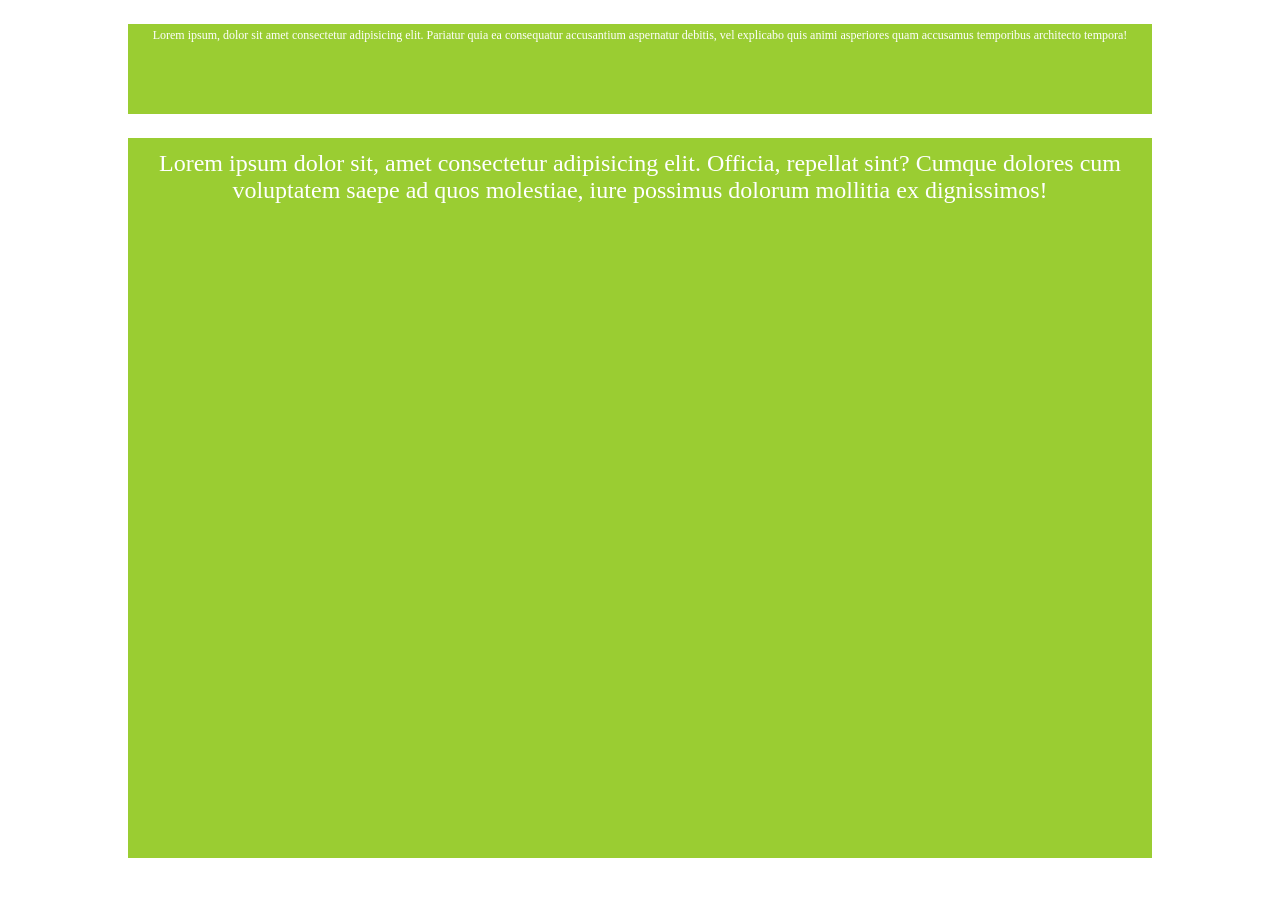
<file: 01_basics/01_sizing-untis.html>
<!DOCTYPE html>
<html lang="en">
<head>
    <meta charset="UTF-8">
    <meta name="viewport" content="width=device-width, initial-scale=1.0">
    <title>Sizing-Units</title>
</head>
<style>
    *{
        margin: 0;
        padding: 0;
    }
    html{
        font-size: 12px;
    }
    .box{
        width: 80vw;
        height: 10vh;
        box-sizing: border-box;
        background-color: yellowgreen;
        color: white;
        margin: 24px auto;
        padding: 4px;
        text-align: center;
        font-size: 1em;
    }
    .container{
        width: 80vw;
        height: 80vh;
        background-color: yellowgreen;
        color: white;
        text-align: center;
        margin: auto;
    }
    .container p{
        font-size: 2rem;
        padding: 1rem;
    }
</style>
<body>
    <div class="box">
        Lorem ipsum, dolor sit amet consectetur adipisicing elit. Pariatur quia ea consequatur accusantium aspernatur debitis, vel explicabo quis animi asperiores quam accusamus temporibus architecto tempora!
    </div>
    <div class="container">
        <p>Lorem ipsum dolor sit, amet consectetur adipisicing elit. Officia, repellat sint? Cumque dolores cum voluptatem saepe ad quos molestiae, iure possimus dolorum mollitia ex dignissimos!</p>
    </div>
</body>
</html>
</file>
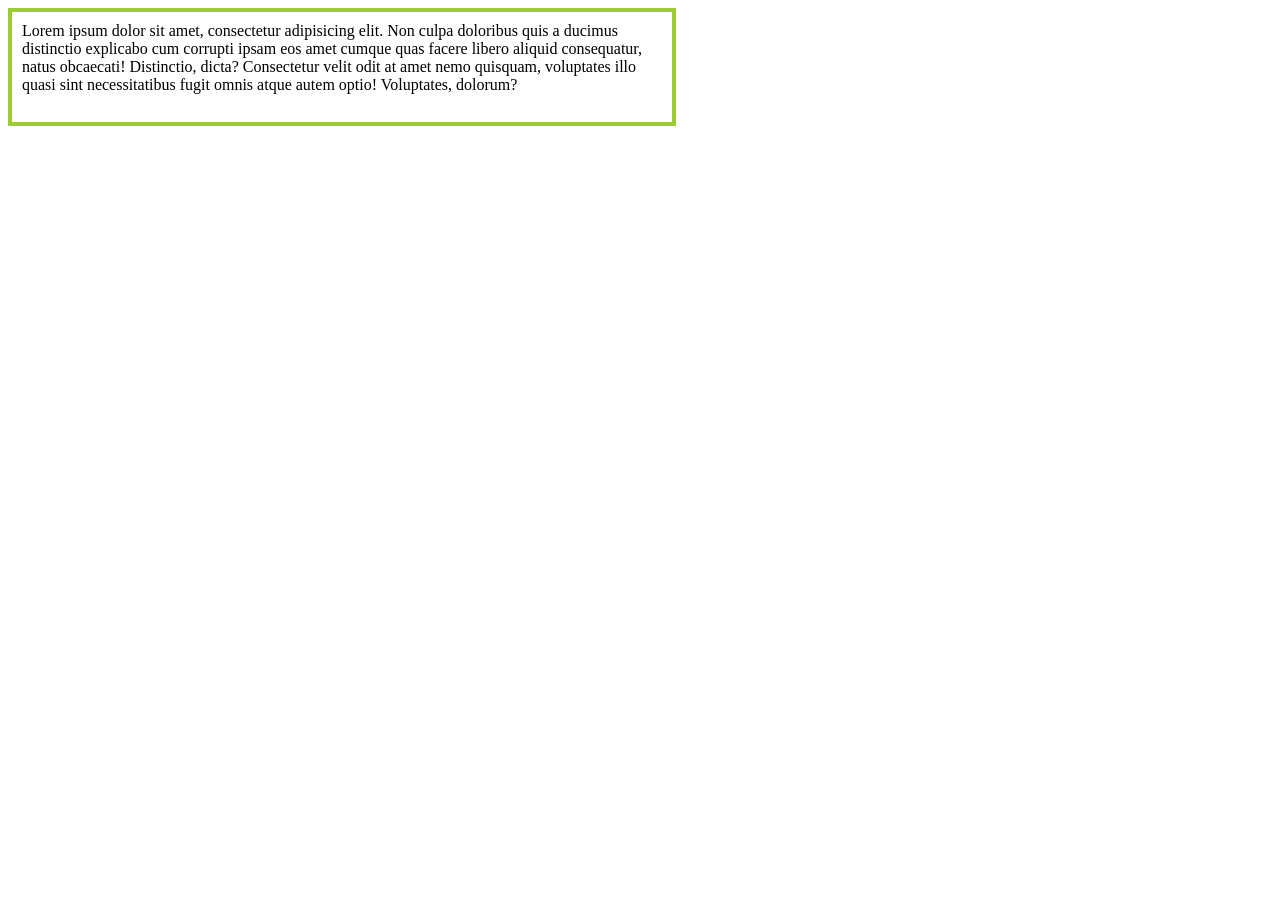
<file: 01_basics/02_overflow.html>
<!DOCTYPE html>
<html lang="en">
<head>
    <meta charset="UTF-8">
    <meta name="viewport" content="width=device-width, initial-scale=1.0">
    <title>Overflow-101</title>
</head>
<style>
    .box{
        border: 4px solid yellowgreen;
        width: 50vw;
        height: 10vh;
        /* overflow: scroll; */
        /* overflow: auto; /*Automatically add scroll whenever there is an overflow*/
        /* white-space: nowrap; arrage the text horizontally */ 
        /* text-overflow: ellipsis; Add three dots at the end of the sentence */
        /* overflow: hidden; Cut off the overflowed part */
        overflow-x: auto; /* same as hidden but only apply's on content that is on x axis*/
        overflow-y: scroll; /* same as hidden but only apply's on content that is on y axis*/
        overflow: auto scroll; /* first one is x and second one is y */

        padding: 10px;
    }
</style>
<body>
    <div class="box">
        Lorem ipsum dolor sit amet, consectetur adipisicing elit. Non culpa doloribus quis a ducimus distinctio explicabo cum corrupti ipsam eos amet cumque quas facere libero aliquid consequatur, natus obcaecati! Distinctio, dicta? Consectetur velit odit at amet nemo quisquam, voluptates illo quasi sint necessitatibus fugit omnis atque autem optio! Voluptates, dolorum?
    </div>
</body>
</html>
</file>
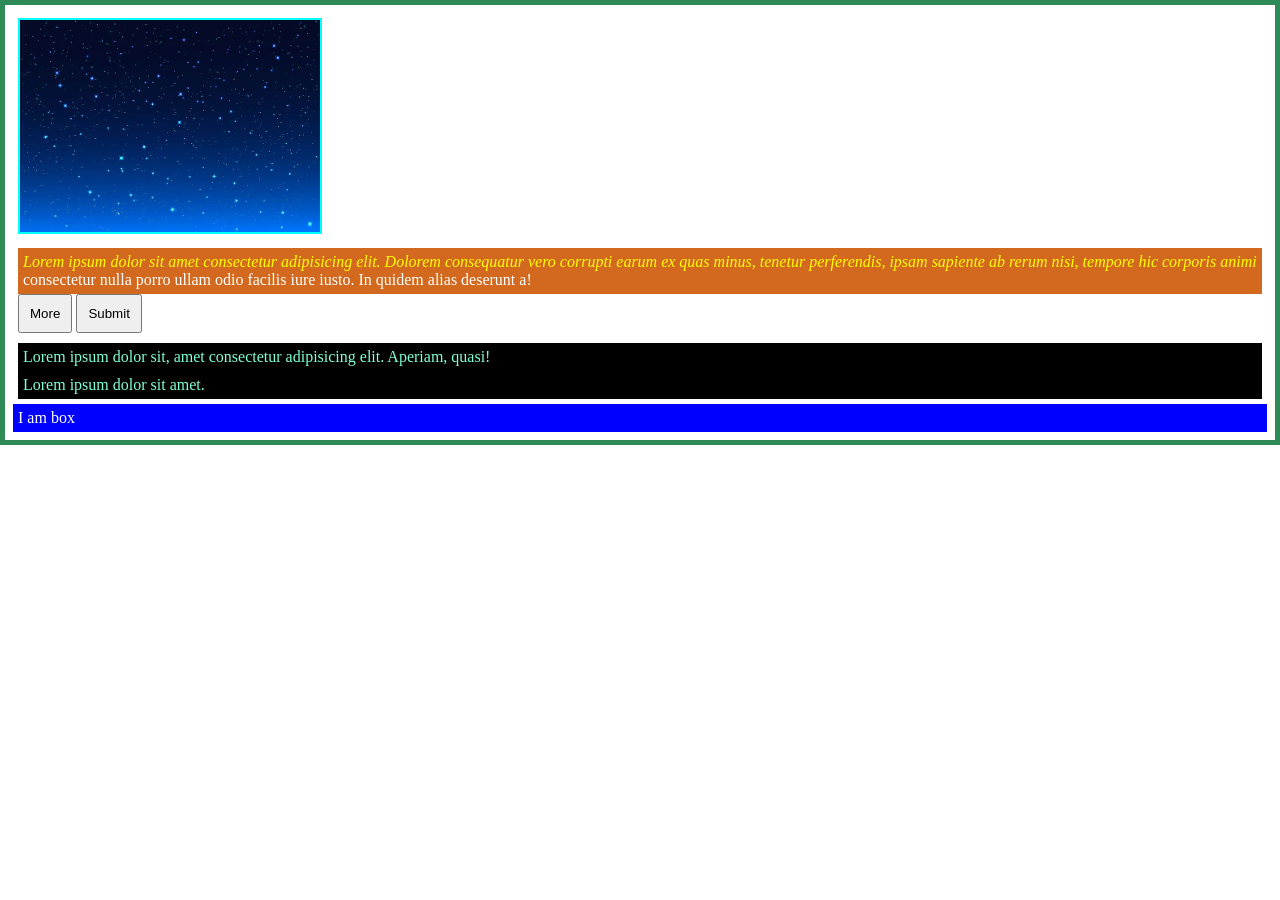
<file: 01_basics/03_selectors.html>
<!DOCTYPE html>
<html lang="en">
<head>
    <meta charset="UTF-8">
    <meta name="viewport" content="width=device-width, initial-scale=1.0">
    <title>Selectors-101</title>
</head>

<style>
    /* Universal Selector -> Apply's for everything on the screen until overriden*/
    *{
        margin: 0;
        padding: 0;
    }

    body{
        box-sizing: border-box;
    }

    /* Another form of universal selector */
    .boxes *{
        color: black;
    }

    /* Class Seletor */
    .boxes{
        border: 5px solid seagreen;
        padding: 8px;
    }

    /* Element Selector */
    img{

        border: 2px solid aqua;
    }

    /* ID Selector */
    #id{
        background-color: aquamarine;
        border: 2px solid 2px aqua;
    }


    .box{
        padding: 5px;
    }


    .box:nth-child(2) .text{
        color: darkslateblue;
        /* background-color: brown; */
        padding: 5px;
        background-color:chocolate;
        color: white;
        /* display: inline-block; */
    }

    .box2 p::first-line{
        color: yellow;
        font-style: italic;
    }




    /* Decendent Selector  -> Style p wherever you find inside the 
    box3 container */
    .box3 p{
        color: aquamarine;
        background-color: black;
        padding: 5px;
    }

    .box > button{
        padding: 10px;
    }



    .box:nth-last-child(1){
        background-color: blue;
        color: white;
    }


    button::before{
        color: aquamarine;
        margin: 5px;
        
    }
    button:hover::after{
        content: ">";
        color: aquamarine;
        margin: 5px;
        transition: 0.5s;
    }


    





</style>

<body>
    <div class="boxes">
        <div class="box box1">
            <img src="/Assets/NightSky.avif" alt="night-sky" width="300px">
        </div>
        <div class="box box2">
            <p class="text">Lorem ipsum dolor sit amet consectetur adipisicing elit. Dolorem consequatur vero corrupti earum ex quas minus, tenetur perferendis, ipsam sapiente ab rerum nisi, tempore hic corporis animi consectetur nulla porro ullam odio facilis iure iusto. In quidem alias deserunt a!</p>
            <button>More</button>
            <button>Submit</button>
        </div>
        <div class="box box3">
            <p>Lorem ipsum dolor sit, amet consectetur adipisicing elit. Aperiam, quasi!</p>
            <p>Lorem ipsum dolor sit amet.</p>
        </div>
        <div class="box box4">I am box</div>
    </div>
</body>
</html>
</file>
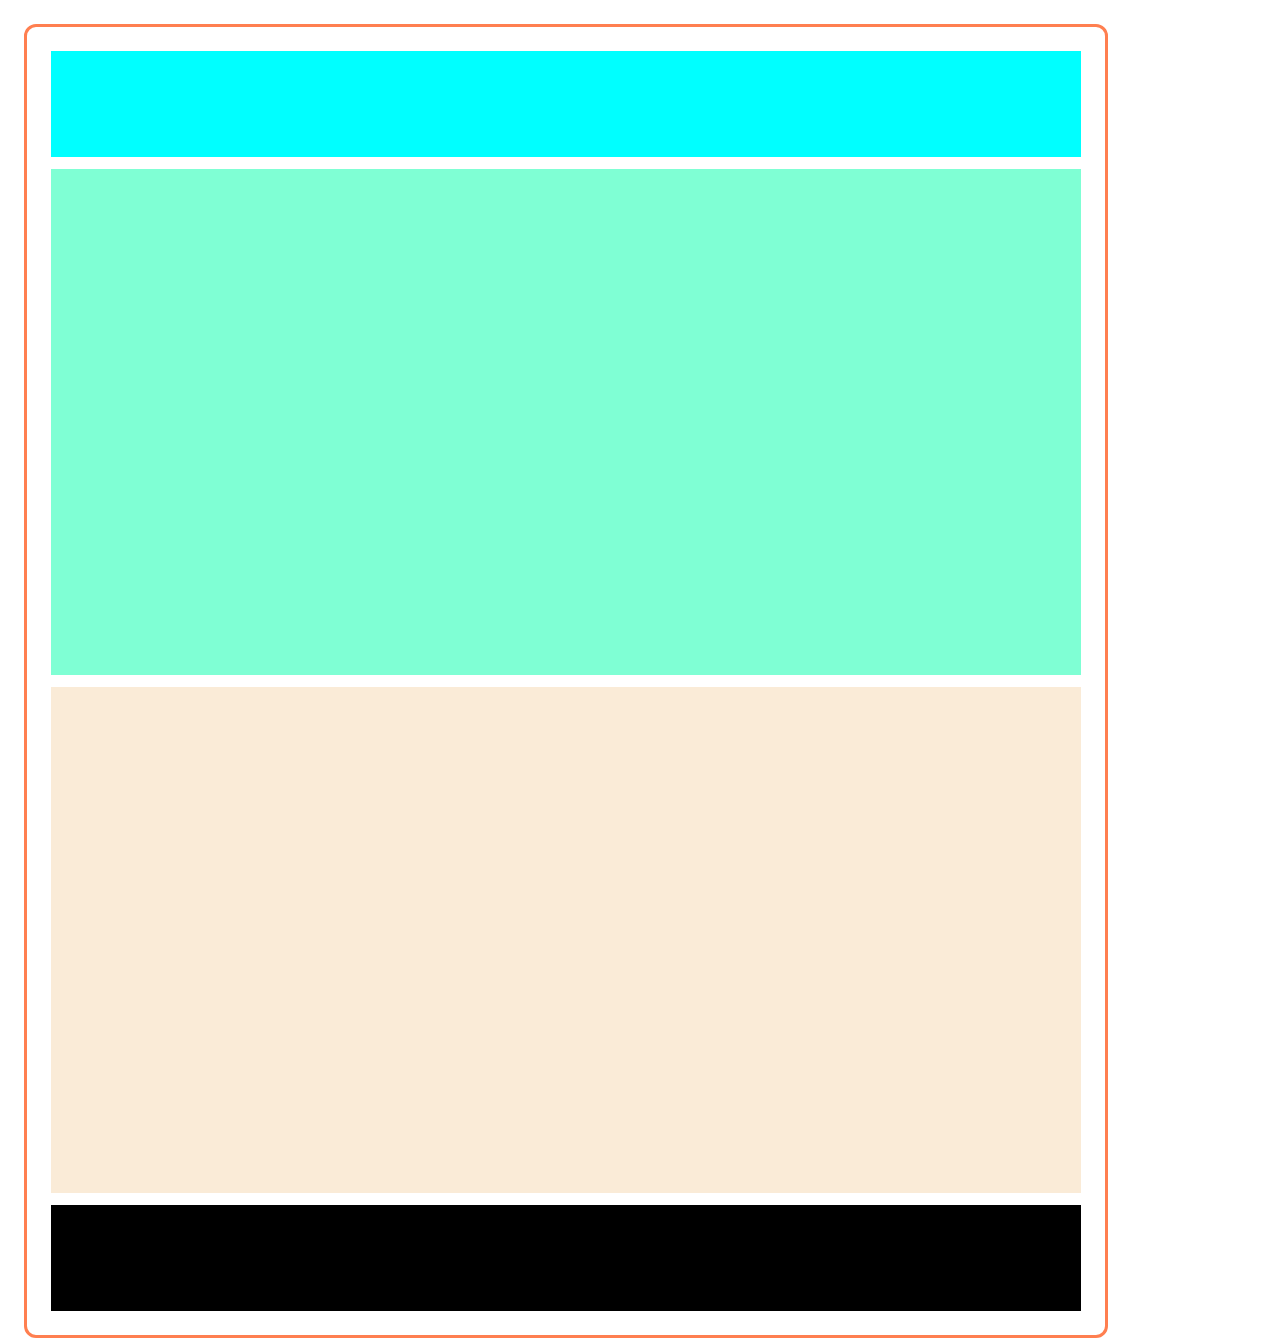
<file: 02_positioning/01_position.html>
<!DOCTYPE html>
<html lang="en">
<head>
    <meta charset="UTF-8">
    <meta name="viewport" content="width=device-width, initial-scale=1.0">
    <title>Day - Position</title>
</head>
<style>
    *{
        margin: 0;
        padding: 0;
        /* box-sizing: border-box; */
    }
    .parent{
        border: 3px solid coral;
        border-radius: 12px;
        margin: 24px;
        padding: 12px;
        position: absolute;
    }
    .box{
      height: 500px;
      width: 80vw;
      /* border: 2px solid grey; */
      margin: 12px;
      padding: 3px;
      
    }
    .box1{
        height: 100px;
        background: aqua;
        position: sticky;
        top: 12px;
    }
    .box2{
        background: aquamarine;
        /* position: absolute; */
        top: 72px;
        left: 32px;
        z-index: 2;
    }
    .box3{
        background: antiquewhite;
        /* position: relative; */
        /* top: 12px; */
        right: 44px;
        /* z-index: 1; */
    }
    .box4{
        height: 100px;
        background: rgb(0, 0, 0);
        /* position: fixed;
        bottom: 0;
        left:25vw; */
    }

    /* Note: It doesn't matter that parent need to always be positioned as relative, is can be also fixed,stickey or absolute
     the child will palce itself relative to it's parent no matter the position type but parent must be positioned */

    /* Note2: Another thing is that transform, filter and perspective properties can also make an element appear as positioned
    which means that by using that porperties inside a parent element act as a position property, so that child will position itself relative 
    to it's parent when the parent uses this properties other than positionS */

</style>
<body>
    <div class="parent">
        <div class="box box1"></div>
        <div class="box box2"></div>
        <div class="box box3"></div>
        <div class="box box4"></div>
    </div>
</body>
</html>
</file>
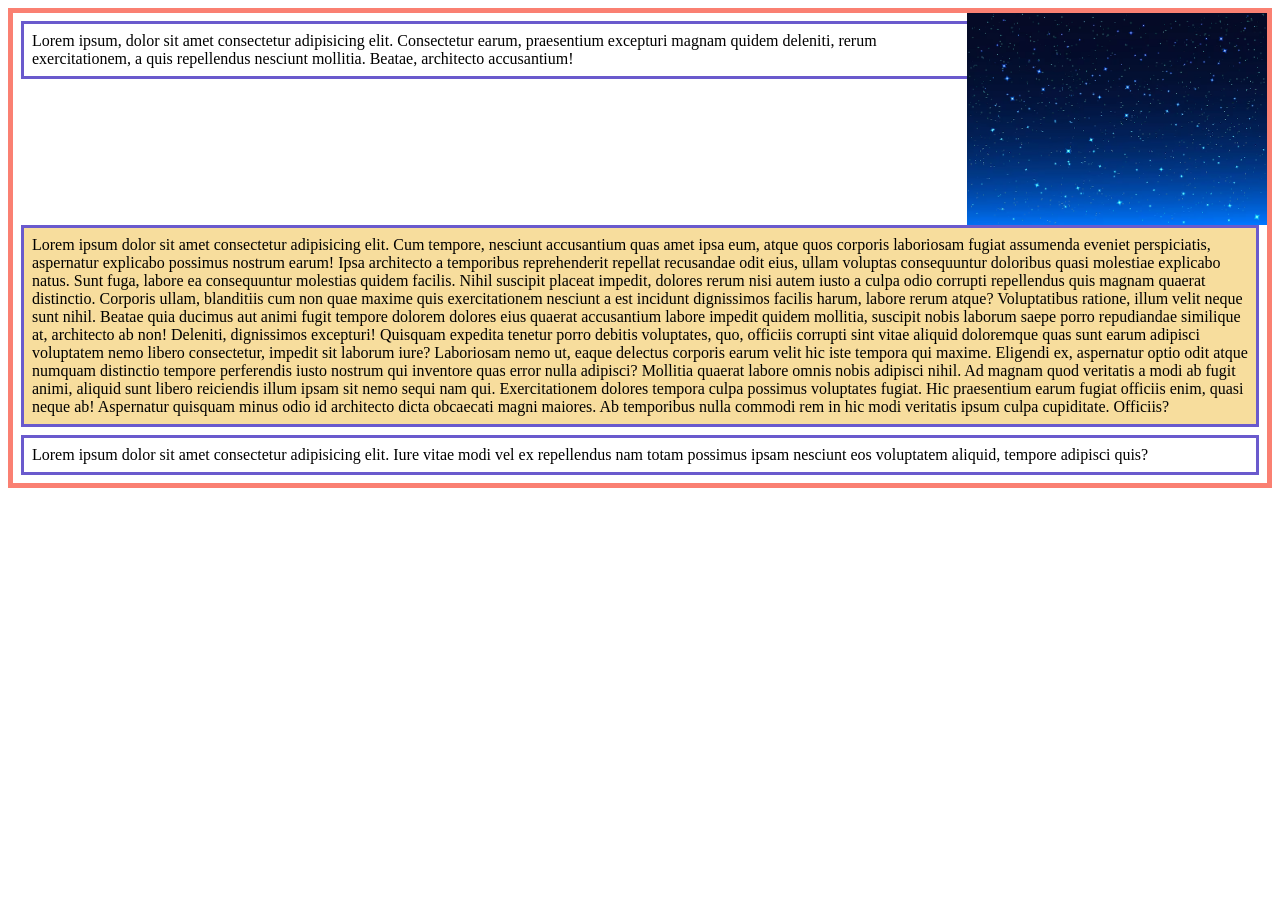
<file: 02_positioning/02_float&clear.html>
<!DOCTYPE html>
<html lang="en">
<head>
    <meta charset="UTF-8">
    <meta name="viewport" content="width=device-width, initial-scale=1.0">
    <title>Floar & Clear-101</title>
</head>
<style>
    .box{
        border: 5px solid salmon;
        display: flow-root;
    }
    .box img{
        float: right;
    }
    .card{
        border: 3px solid slateblue;
        margin: 8px;
        padding: 8px;
    }
    .card:nth-child(3){
        background-color:rgb(247, 221, 157);
        /* border: 5px solid black; */
        clear: right;
    }

    /* Note: We don't use float and clear in modern CSS. */
    
</style>
<body>
    <div class="box">
        <img src="/Assets/NightSky.avif" alt="night-sky" width="300px">
        <div class="card">Lorem ipsum, dolor sit amet consectetur adipisicing elit. Consectetur earum, praesentium excepturi magnam quidem deleniti, rerum exercitationem, a quis repellendus nesciunt mollitia. Beatae, architecto accusantium!</div>
        <div class="card">Lorem ipsum dolor sit amet consectetur adipisicing elit. Cum tempore, nesciunt accusantium quas amet ipsa eum, atque quos corporis laboriosam fugiat assumenda eveniet perspiciatis, aspernatur explicabo possimus nostrum earum! Ipsa architecto a temporibus reprehenderit repellat recusandae odit eius, ullam voluptas consequuntur doloribus quasi molestiae explicabo natus. Sunt fuga, labore ea consequuntur molestias quidem facilis. Nihil suscipit placeat impedit, dolores rerum nisi autem iusto a culpa odio corrupti repellendus quis magnam quaerat distinctio. Corporis ullam, blanditiis cum non quae maxime quis exercitationem nesciunt a est incidunt dignissimos facilis harum, labore rerum atque? Voluptatibus ratione, illum velit neque sunt nihil. Beatae quia ducimus aut animi fugit tempore dolorem dolores eius quaerat accusantium labore impedit quidem mollitia, suscipit nobis laborum saepe porro repudiandae similique at, architecto ab non! Deleniti, dignissimos excepturi! Quisquam expedita tenetur porro debitis voluptates, quo, officiis corrupti sint vitae aliquid doloremque quas sunt earum adipisci voluptatem nemo libero consectetur, impedit sit laborum iure? Laboriosam nemo ut, eaque delectus corporis earum velit hic iste tempora qui maxime. Eligendi ex, aspernatur optio odit atque numquam distinctio tempore perferendis iusto nostrum qui inventore quas error nulla adipisci? Mollitia quaerat labore omnis nobis adipisci nihil. Ad magnam quod veritatis a modi ab fugit animi, aliquid sunt libero reiciendis illum ipsam sit nemo sequi nam qui. Exercitationem dolores tempora culpa possimus voluptates fugiat. Hic praesentium earum fugiat officiis enim, quasi neque ab! Aspernatur quisquam minus odio id architecto dicta obcaecati magni maiores. Ab temporibus nulla commodi rem in hic modi veritatis ipsum culpa cupiditate. Officiis?</div>
        <div class="card">Lorem ipsum dolor sit amet consectetur adipisicing elit. Iure vitae modi vel ex repellendus nam totam possimus ipsam nesciunt eos voluptatem aliquid, tempore adipisci quis?</div>
    </div>
</body>
</html>
</file>
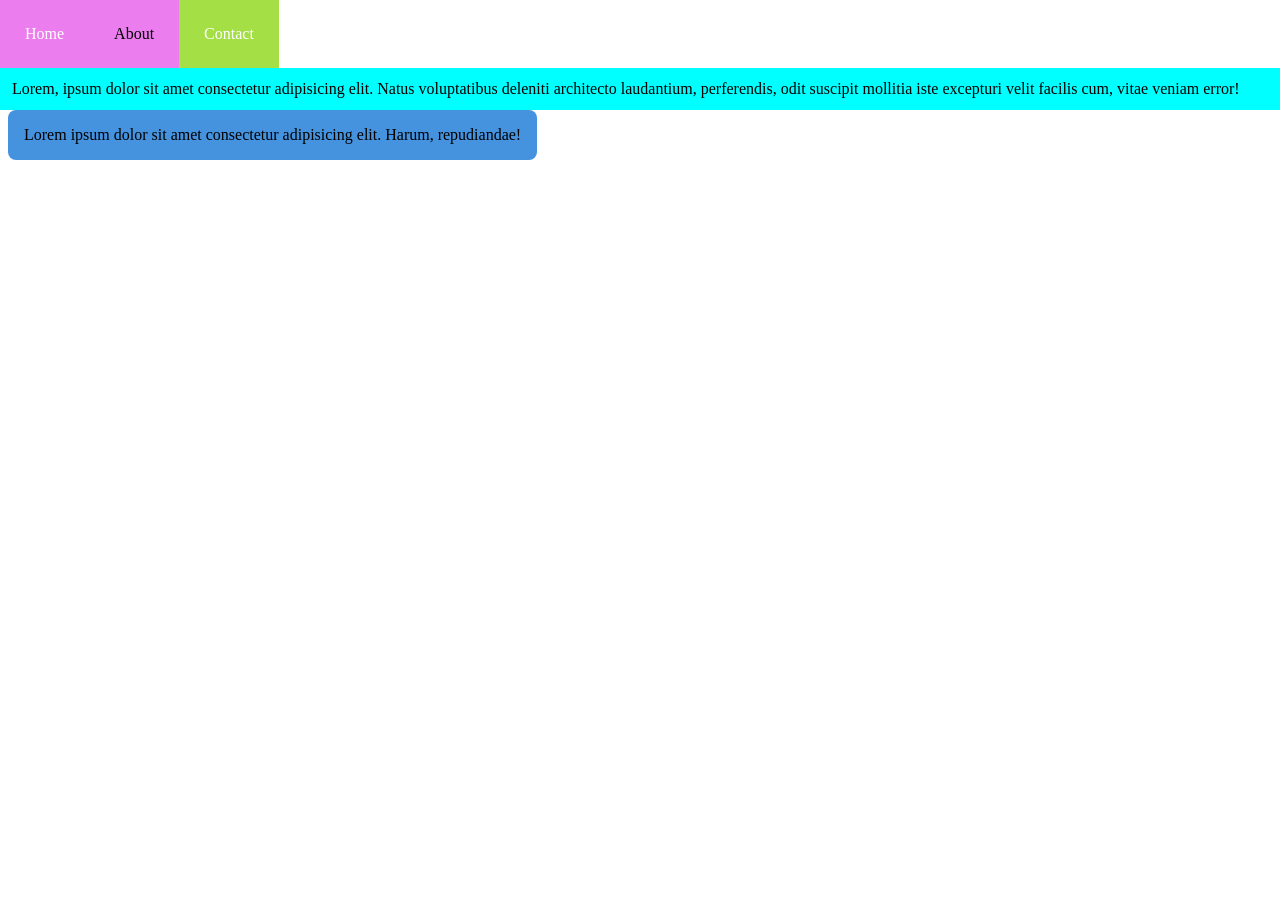
<file: 03_varibles/varibles.html>
<!DOCTYPE html>
<html lang="en">
<head>
    <meta charset="UTF-8">
    <meta name="viewport" content="width=device-width, initial-scale=1.0">
    <title>Varibles-101</title>
</head>
<style>
    *{
        margin: 0;
        padding: 0;
    }
    /* Global variables */
    :root{
        --primary-color:rgb(236, 125, 238);
        --secondary-color:rgb(164, 223, 69);
        --brand:rgba(250, 88, 88, 0.4);
        --text-primary-color:white;
        --defbor-color:plum;
        --small:4px;
        --medium:8px;
        --large:12px;
        --xlarge:16px;
        --opc:0.5;
    }
    ul{
        display: flex;
    }
    ul li{
        list-style: none;
        padding: 25px;
        /* background-color:aquamarine; */
        background-color: var(--primary-color);
    }
    ul li:first-child{
        color: var(--text-primary-color) ;
    }
    ul li:nth-child(3){
        background-color: var(--secondary-color) ;
        color: var(--text-primary-color);
    }
    .container{
        background-color: aqua;
        padding: var(--large);
    }
    .box{
        display: inline-block;
        --secondary-color:rgb(69, 146, 223);  /* Local variable */
        background-color: var(--secondary-color);
        padding: var(--xlarge);
        border-radius: var(--medium);
        margin-left: var(--medium);
    }

    /* Note: If you know you going to use certain color or value at multiple areas it is better to decalre that color or values inside :root{} so that you can use that variable everywhere.

    Note2: The best thing about variables is that they allow you to store specific values (like colors, font sizes, or spacing) in one place and reuse them throughout your stylesheet .
    
    Note3: You can declare a variable inside a selector to make it local variable and they are only accessible within the selector where they are defined and its child elements. */

</style>
<body>
    <div class="nav">
        <ul>
            <li>Home</li>
            <li>About</li>
            <li>Contact</li>
        </ul>
    </div>
    <div class="container">Lorem, ipsum dolor sit amet consectetur adipisicing elit. Natus voluptatibus deleniti architecto laudantium, perferendis, odit suscipit mollitia iste excepturi velit facilis cum, vitae veniam error!</div>
    <div class="box">Lorem ipsum dolor sit amet consectetur adipisicing elit. Harum, repudiandae!</div>
</body>
</html>
</file>
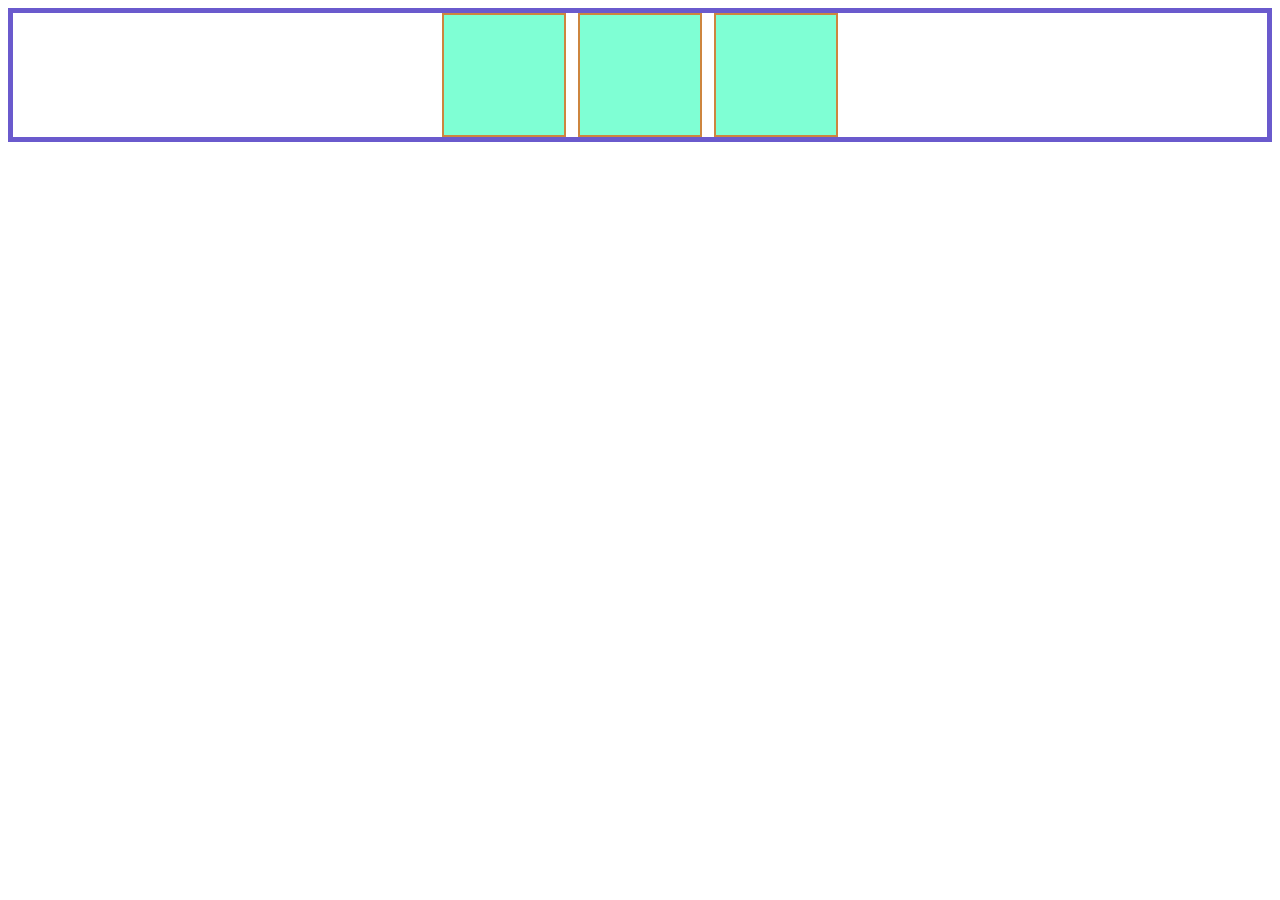
<file: 04_media-queries/responsive.html>
<!DOCTYPE html>
<html lang="en">

<head>
    <meta charset="UTF-8">
    <meta name="viewport" content="width=device-width, initial-scale=1.0">
    <title>Responsive-101</title>
</head>
<style>
    .box {
        display: flex;
        flex-direction: row;
        gap: 12px;
        justify-content: center;
        align-items: center;
    }

    .boxes {
        height: 120px;
        width: 120px;
        background-color: aquamarine;
        border: 2px solid peru;
    }

    @media only screen and (orientation: landscape) {
        .box{
            border: 5px solid slateblue;
        }
    }

    /* Note: Landscape means your screen width > height */
    /* Note: Portrait means your screen width < height */


    /* This is desktop first design cause your are first writing styles for pc version then using media to adjust to mobile versions */
    @media only screen and (max-width:455px) {
        body {
            background-color: plum;
        }

        .box {
            /* display: flex; */
            flex-direction: column;
        }
    }
</style>

<body>
    <div class="box">
        <div class="boxes"></div>
        <div class="boxes"></div>
        <div class="boxes"></div>
    </div>
</body>

</html>
</file>
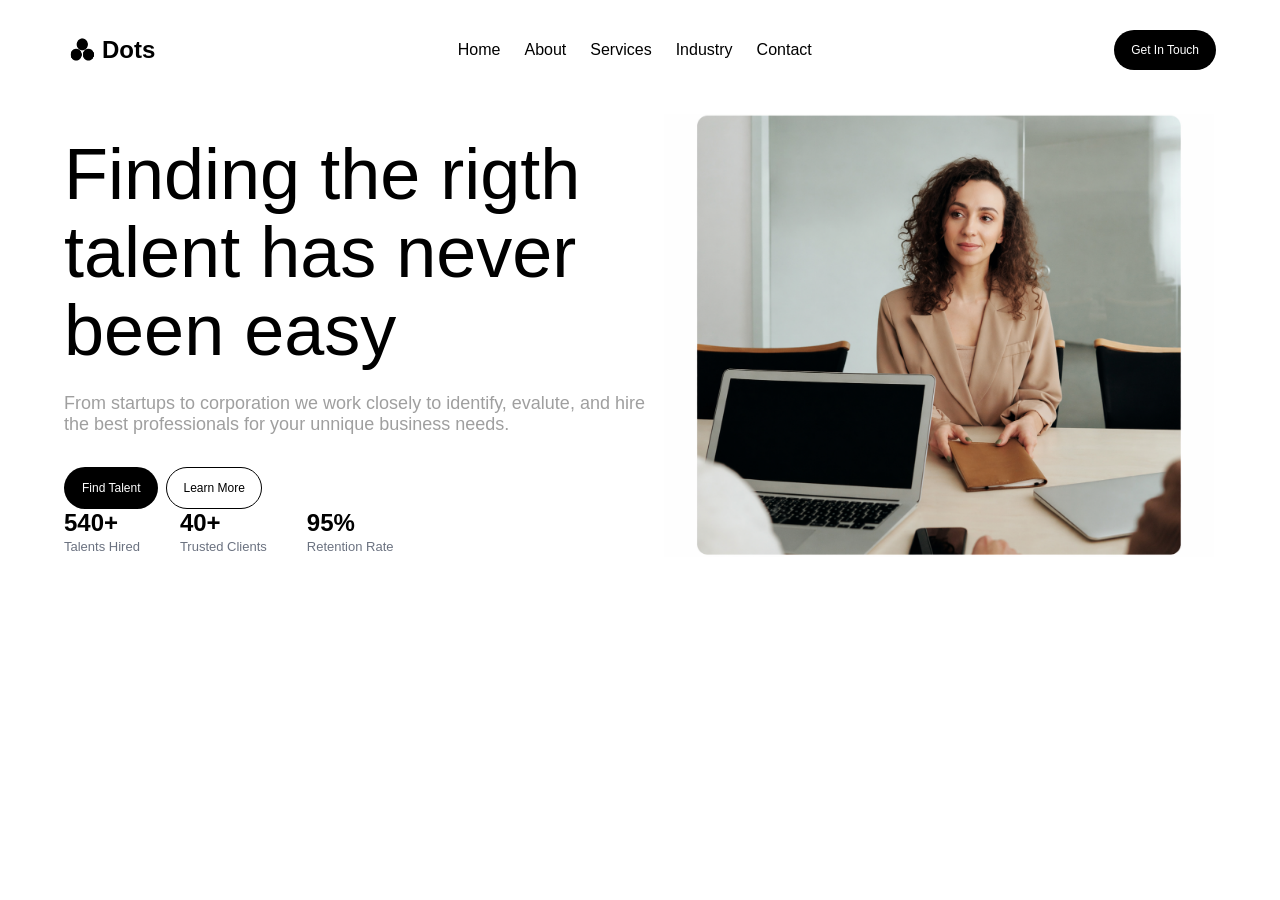
<file: Practice/hero.html>
<!DOCTYPE html>
<html lang="en">

<head>
    <meta charset="UTF-8">
    <meta name="viewport" content="width=device-width, initial-scale=1.0">
    <link rel="stylesheet" href="hero.css">
    <title>Simple Hero Section</title>
</head>

<body>
    <div class="container">

        <header>
            <div class="navbar">
                <div class="logo">
                    <img src="/Assets/logo.png" alt="logo">
                    <p>Dots</p>
                </div>
                <div class="nav-links">
                    <a href="#">Home</a>
                    <a href="#">About</a>
                    <a href="#">Services</a>
                    <a href="#">Industry</a>
                    <a href="#">Contact</a>
                </div>
                <button class="nav-cta">Get In Touch</button>
            </div>
        </header>

        <section class="hero">

            <div class="hero-content">
                <p class="title">Finding the rigth talent has never been easy</p>
                <p class="description">From startups to corporation we work closely to identify, evalute, and hire the
                    best professionals for your unnique business needs.</p>
                <div class="hero-cta">
                    <button class="CTA find-talent">Find Talent</button>
                    <button class="CTA learn-more">Learn More</button>
                </div>

                <div class="stats">
                    <div>
                        <h3>540+</h3>
                        <span>Talents Hired</span>
                    </div>
                    <div>
                        <h3>40+</h3>
                        <span>Trusted Clients</span>
                    </div>
                    <div>
                        <h3>95%</h3>
                        <span>Retention Rate</span>
                    </div>
                </div>
            </div>
            <div class="hero-img">
                <img src="/Assets/main-women.png" alt="hero-image">
            </div>
    </div>
    </div>
    </section>
</body>

</html>
</file>
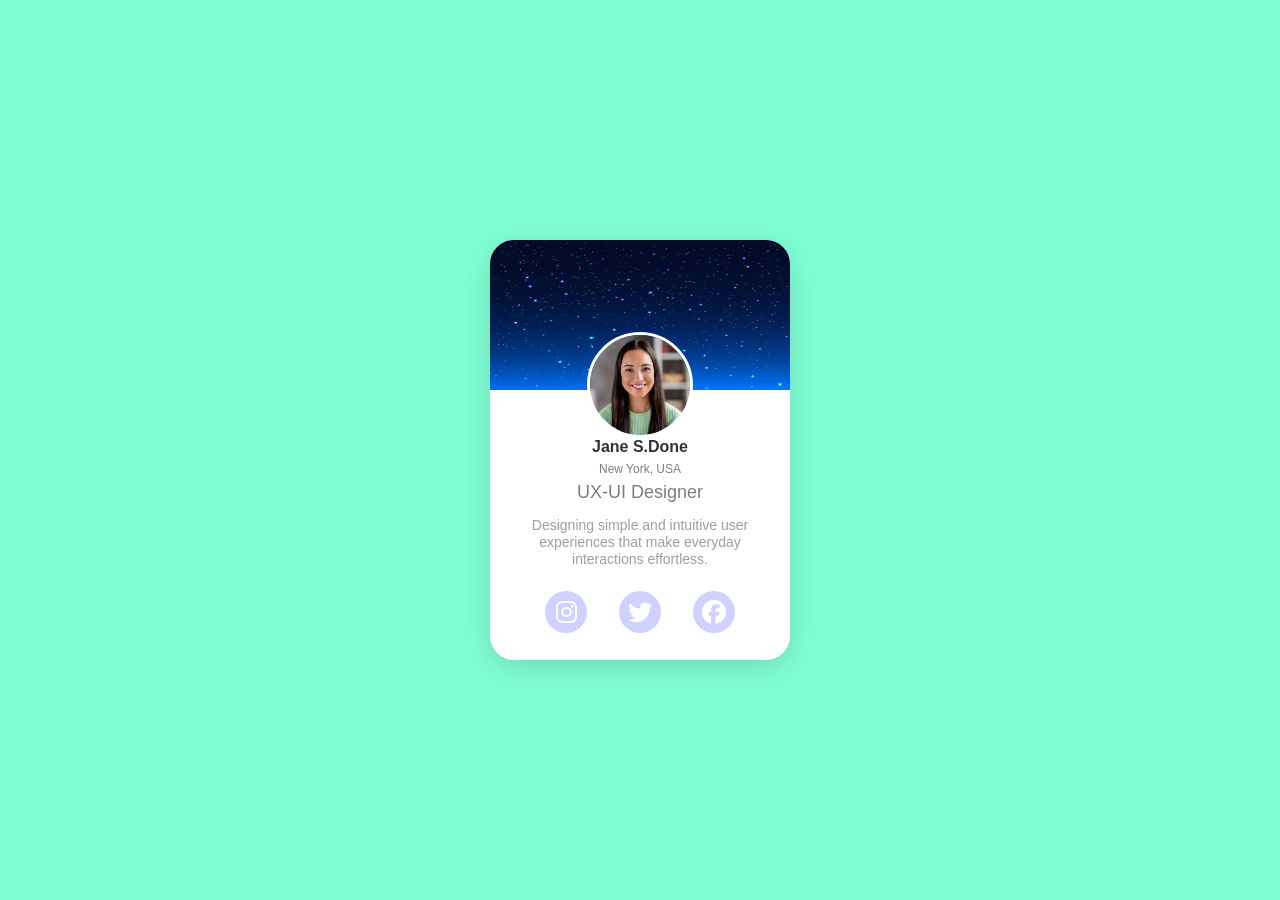
<file: Practice/profileCard.html>
<!DOCTYPE html>
<html lang="en">

<head>
    <meta charset="UTF-8">
    <meta name="viewport" content="width=device-width, initial-scale=1.0">
    <link rel="stylesheet" href="https://cdnjs.cloudflare.com/ajax/libs/font-awesome/6.5.0/css/all.min.css">
    <title>Simple Cards</title>
</head>
<style>
    body {
        height: 100vh;
        display: flex;
        justify-content: center;  
        align-items: center;
        background: aquamarine;
        font-family: 'Segoe UI', Tahoma, Geneva, Verdana, sans-serif;
        margin: 0;
        padding: 0;
    }

    .card {
        position: relative;
        height: 420px;
        width: 300px;
        background-color: white;
        border-radius: 24px;
        box-shadow: rgba(64, 64, 70, 0.2) 0px 7px 29px 0px;
    }

    /* .upper-half{
        height: 150px;
        background-color: blue;
        border-radius: 24px 24px 0 0;
    } */
    .upper-img {
        height: 150px;
        width: 300px;
        border-radius: 24px 24px 0 0;
    }

    .women-pic {
        width: 100px;
        height: 100px;
        border-radius: 50%;
        object-fit: cover;
        position: absolute;
        top: 145px;
        left: 50%;
        transform: translate(-50%, -50%);
        border: 3px solid white;
    }

    .info {
        /* position: relative; */
        text-align: center;
        margin-top: 44px;
    }

    p {
        margin: 0;
    }

    .name {
        /* font-size: larger; */
        font-weight: 600;
        opacity: 80%;
        margin-bottom: 6px;
        /* position: absolute;
        top: 12px;
        left: 50%;
        transform: translate(-50%);  */

    }

    .location {
        font-size: 12px;
        font-weight: 500;
        opacity: 50%;
        margin-bottom: 6px;
        /* position: absolute;
        top: 48px;
        left: 50%;
        transform: translate(-50%); */
    }

    .occupation {
        font-size: 18px;
        font-weight: 500;
        opacity: 50%;
        /* position: absolute;
        top: 63px;
        left: 50%;
        transform: translate(-50%); */
    }

    /* .about{
        font-size: 14px;
        font-weight: 500;
        opacity: 50%;
        position: absolute;
        top: 270px;
        left: 19%;
    } */
    .about {
        font-size: 14px;
        font-weight: 400;
        opacity: 70%;
        color: #777;
        text-align: center;
        line-height: 1.2;
        max-width: 270px;
        margin: 14px auto;
    }
    .social-links{
        display: flex;
        justify-content: center;
        /* align-items: center; */
        gap: 32px;
        margin-top: 24px;
    }
    .icon{
        text-decoration: none;
        width: 26px;
        height: 26px;
        padding: 8px;
        background: rgb(209, 209, 255);
        border-radius: 50%;
        display: flex;
        justify-content: center;
        align-items: center;
    }
    .icon i{
        color: white;
        font-size: 24px;
    }
    .icon:hover{
        transition: 0.4s ease;
        transform: translateY(-2px);
        background: rgb(117, 117, 248);
    }
   
</style>

<body>
    <div class="card">
        <div class="upper-half">
            <img class="upper-img " src="/Assets/NightSky.avif" alt="NightSky">
        </div>
        <div class="profile-pic">
            <img class="women-pic" src="/Assets/AnotherWomen.jpg" alt="">
        </div>
        <div class="info">
            <p class="name">Jane S.Done</p>
            <p class="location">New York, USA</p>
            <p class="occupation">UX-UI Designer</p>
            <p class="about">
                Designing simple and intuitive user experiences that make everyday interactions effortless.
            </p>
        </div>
        <div class="social-links">
            <a href="" target="_blank" class="icon">
                <i class="fab fa-instagram"></i></a>
            <a href="" target="_blank" class="icon">
                <i class="fab fa-twitter"></i></a>
            <a href="" target="_blank" class="icon">
                <i class="fab fa-facebook"></i></a>
        </div>
    </div>
</body>

</html>
</file>
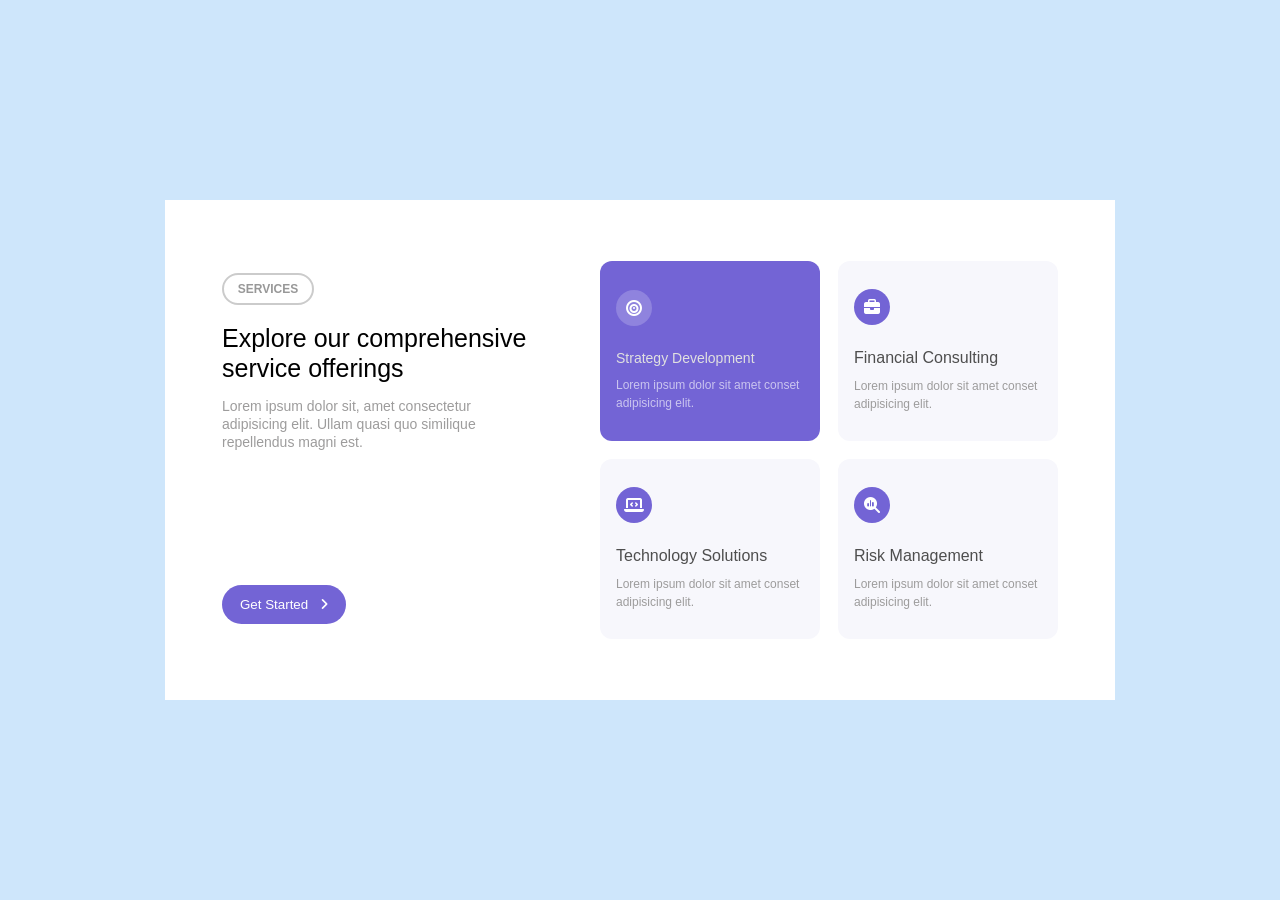
<file: Practice/services.html>
<!DOCTYPE html>
<html lang="en">

<head>
    <meta charset="UTF-8">
    <meta name="viewport" content="width=device-width, initial-scale=1.0">
    <link rel="stylesheet" href="https://cdnjs.cloudflare.com/ajax/libs/font-awesome/6.5.0/css/all.min.css">
    <title>Services Section</title>
</head>
<style>
    body {
        margin: 0;
        padding: 0;
        background-color: rgb(206, 230, 251);
        display: flex;
        justify-content: center;
        align-items: center;
        height: 100vh;
    }

    .section {
        height: 500px;
        width: 950px;
        background: white;
        /* border-radius: 12px; */
        display: flex;
        justify-content: center;
        align-items: center;
        flex-direction: row;
        font-family: 'Segoe UI', Tahoma, Geneva, Verdana, sans-serif;
    }

    .text {
        height: 450px;
        width: 360px;
        /* background-color: aqua; */
        border-radius: 12px 0 0 12px;
        position: relative;
    }

    p {
        margin: 0;
    }

    .badge {
        font-size: 12px;
        padding: 4px 8px;
        border: 2px solid grey;
        border-radius: 36px;
        opacity: 40%;
        height: 20px;
        width: 72px;
        display: flex;
        justify-content: center;
        align-items: center;
        font-weight: 700;
        margin-left: 32px;
        margin-top: 48px;
        margin-bottom: 18px;
    }

    .title {
        font-size: 25px;
        margin-left: 32px;
        font-weight: 400;
        line-height: 30px;
        margin-bottom: 14px;
    }

    .description {
        margin-left: 32px;
        font-size: 14px;
        line-height: 18px;
        width: 310px;
        font-weight: 400;
        color: rgb(157, 156, 156)
    }

    button {
        display: flex;
        justify-content: center;
        align-items: center;
        gap: 12px;
        border: 2px solid transparent;
        padding: 10px 16px;
        border-radius: 36px;
        background-color: rgb(115, 100, 213);
        color: white;
        position: absolute;
        left: 32px;
        top: 360px;
    }
    button:hover{
        border: 2px solid rgb(115, 100, 213);
        background-color: white;
        color: rgb(115, 100, 213);
        transition: 0.4s ease;
        cursor: pointer;
    }

    .cards {
        height: 450px;
        width: 540px;
        display: grid;
        grid-template-columns: repeat(2, 1fr);
        /* background-color: bisque; */
        border-radius: 0 12px 12px 0;
        display: grid;
        /* justify-items: center;
        align-items: center; */
        /* position: relative; */
        /* text-align: left; */
    }

    .card1 {
        height: 180px;
        width: 220px;
        background-color: rgb(115, 100, 213);
        align-content: center;
        border-radius: 12px;
        justify-self: end;
        align-self: end;
        text-align: left;
        color: white;
    }
    .card1:hover{
        transform: translateY(-2px);
        transition: 0.4s ease;
    }
    .card2 {
        height: 180px;
        width: 220px;
        background-color: rgb(247, 247, 252);
        align-content: center;
        border-radius: 12px;
        margin-left: 18px;
        justify-self: start;
        align-self: end;
    }
     .card2:hover{
        transform: translateY(-2px);
        transition: 0.4s ease;
    }

    .card3 {
        height: 180px;
        width: 220px;
        /* background-color: rgb(240, 238, 254); */
        background-color: rgb(247, 247, 252);
        align-content: center;
        border-radius: 12px;
        justify-self: end;
        align-self: start;
        margin-top: 18px;
    }
     .card3:hover{
        transform: translateY(-2px);
        transition: 0.4s ease;
    }

    .card4 {
        height: 180px;
        width: 220px;
        /* background-color: rgb(240, 238, 254); */
        background-color: rgb(247, 247, 252);
        align-content: center;
        border-radius: 12px;
        margin-left: 18px;
        justify-self: start;
        align-self: start;
        margin-top: 18px;
    }
     .card4:hover{
        transform: translateY(-2px);
        transition: 0.4s ease;
    }
    .card1-icon{
        height: 36px;
        width: 36px;
        border-radius: 50%;
        background-color: rgba(255, 255, 255, 0.2);
        display: flex;
        justify-content: center;
        align-items: center;
        margin-left: 16px;
        margin-bottom: 24px;
    }
    .card1-title{
        font-size: 14px;
        margin-left: 16px;
        margin-bottom: 10px;
        font-weight: 500;
        color: rgb(224, 224, 224);
    }
    .card1-description{
        font-size: 12px;
        margin-left: 16px;
        width: 220px;
        color: rgba(255, 255, 255, 0.623);
        line-height: 18px;
    }
    .card-icon{
        height: 36px;
        width: 36px;
        border-radius: 50%;
        background-color: rgb(115, 100, 213);
        display: flex;
        justify-content: center;
        align-items: center;
        margin-left: 16px;
        margin-bottom: 24px;
    }
    .card-title{
        font-size: 16px;
        margin-left: 16px;
        margin-bottom: 10px;
        font-weight: 500;
        color: rgb(78, 78, 78);
    }
    .card-description{
        font-size: 12px;
        margin-left: 16px;
        width: 220px;
        color: rgb(157, 156, 156);
        line-height: 18px;
    }
    .card-icon i{
        font-size: 16px;
        color: white;
    }
    .card1-icon i{
        font-size: 16px;
    }

</style>

<body>
    <div class="section">
        <div class="text">
            <p class="badge">SERVICES</p>
            <p class="title">Explore our comprehensive service offerings</p>
            <p class="description">Lorem ipsum dolor sit, amet consectetur adipisicing elit. Ullam quasi quo similique
                repellendus magni est.</p>
            <button>Get Started <i class="fa-solid fa-angle-right"></i></button>
        </div>
        <div class="cards">
            <div class="card card1">
                <div class="card1-icon"><i class="fa-solid fa-bullseye"></i></div>
                <p class="card1-title">Strategy Development</p>
                <p class="card1-description">Lorem ipsum dolor sit amet conset adipisicing elit.</p>
            </div>
            <div class="card card2">
                <div class="card-icon"><i class="fa-solid fa-briefcase"></i></div>
                <p class="card-title">Financial Consulting</p>
                <p class="card-description">Lorem ipsum dolor sit amet conset adipisicing elit.</p>
            </div>
            <div class="card card3">
                <div class="card-icon"><i class="fa-solid fa-laptop-code"></i></div>
                <p class="card-title">Technology Solutions</p>
                <p class="card-description">Lorem ipsum dolor sit amet conset adipisicing elit.</p>
            </div>
            <div class="card card4">
                <div class="card-icon"><i class="fa-solid fa-magnifying-glass-chart"></i></div>
                <p class="card-title">Risk Management</p>
                <p class="card-description">Lorem ipsum dolor sit amet conset adipisicing elit.</p>
            </div>
        </div>
    </div>
</body>

</html>
</file>
<file: Practice/hero.css>
*{
    margin: 0;
    padding: 0;
    box-sizing: border-box;
    font-family: 'Segoe UI', Tahoma, Geneva, Verdana, sans-serif;
}

body{
    background-color: white;
}

p{
    margin: 0;
    padding: 0;
}

h1{
    padding: 0;
}

.container{
    max-width: 1200px;
    margin: 30px auto;   /* center everything */
    padding: 0 24px; 
}

.navbar{
    display: flex;
    justify-content: space-between;
    align-items: center;
    margin-bottom: 44px;
}

.nav-links{
    display: flex;
    gap: 24px;
}

.nav-links a{
    text-decoration: none;
    color: black;
    font-weight: 500;
}

.logo{
    display: flex;
    gap: 2px;
    align-items: center;
    justify-content: center;
}
.logo p{
    font-size: 24px;
    font-weight: 600;
}

.logo img{
    height: 32px;
    width: 36px;
}

button{
    padding: 12px 16px;
}

.nav-cta{
    color: white;
    background-color: black;
    border: 1px solid transparent;
    border-radius: 32px;
    font-size: 12px;
    transition: 0.4s;
    font-weight: 500;
}

.nav-cta:hover{
    color: black;
    background-color: white;
    border: 1px solid black;
    transition: 0.4s;
    font-weight: 500;
    cursor: pointer;
}

.hero{
    display: flex;
    /* justify-content: space-between; */
    align-items: center;
    margin-top: 44px;
}

.hero-content{
    flex: 1;
    max-width: 600px;
    padding-top: 16px;

}
.hero-content .title{
    font-size: 72px;
    line-height: 78px;
    font-weight: 500;
    word-spacing: 0px;
}

.hero-content .description{
    margin-top: 24px;
    font-size: 18px;
    color: rgb(159, 159, 159);
    font-weight: 450;
}
.hero-cta{
    display: flex;
    gap: 8px;
    margin-top: 32px;
}
.CTA{
     color: white;
    background-color: black;
    border: 2px solid transparent;
    border-radius: 32px;
    font-size: 12px;
    transition: 0.4s;
    font-weight: 500;
}

.learn-more{
    color: black;
    background-color: white;
    border: 1px solid black;
    transition: 0.4s;
    font-weight: 500;
    cursor: pointer;
}

.stats {
  display: flex;
  gap: 40px;
}

.stats h3 {
  font-size: 24px;
}

.stats span {
  font-size: 13px;
  color: #6b7280;
}


/* .hero-img img{
    height: 550px;
    width: 700px;
} */



.hero-img img{
    width: 100%;
    max-width: 550px;  
    height: auto;
    /* box-shadow: 0 20px 40px rgba(0,0,0,0.08); */

}
</file>
